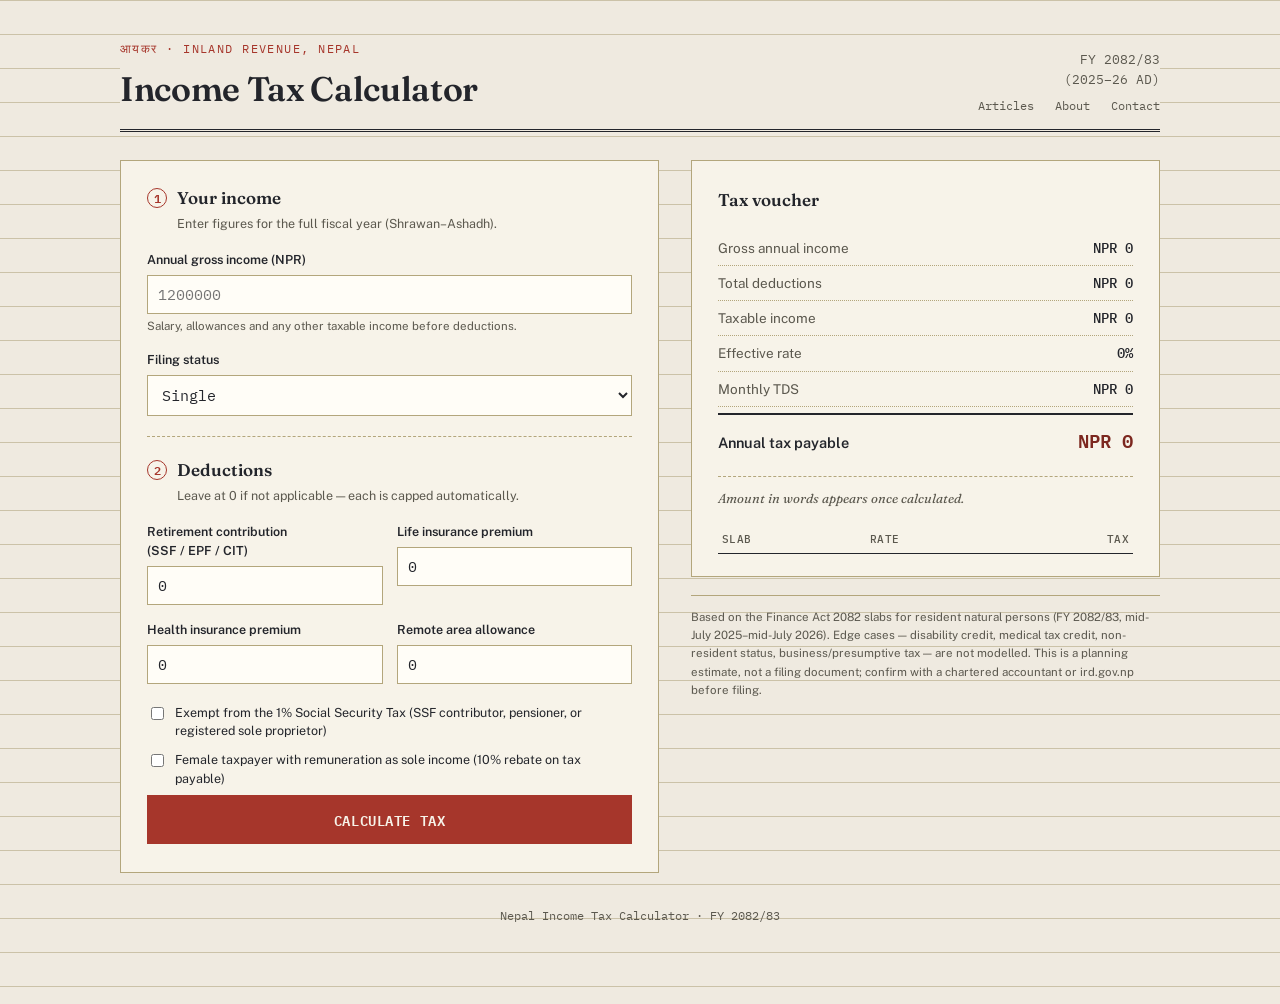
<file: index.html>
<!DOCTYPE html>
<html lang="en">
<head>
<meta charset="UTF-8">
<meta name="viewport" content="width=device-width, initial-scale=1.0">
<title>Nepal Income Tax Calculator FY 2082/83 (2025/26)</title>
<meta name="description" content="Free Nepal income tax / TDS calculator for FY 2082/83 (2025-26). Progressive slabs, SSF/insurance deductions, female rebate, monthly TDS.">
<link rel="preconnect" href="https://fonts.googleapis.com">
<link rel="preconnect" href="https://fonts.gstatic.com" crossorigin>
<link href="https://fonts.googleapis.com/css2?family=Fraunces:opsz,wght@9..144,400;9..144,500;9..144,600&family=Public+Sans:wght@400;500;600&family=IBM+Plex+Mono:wght@400;500;600&display=swap" rel="stylesheet">
<style>
  :root{
    --paper:#EFEAE0;
    --paper-card:#F7F3E9;
    --ink:#23252B;
    --ink-soft:#5b584e;
    --rule:#CBC2A8;
    --rule-strong:#B3A67C;
    --crimson:#A6362B;
    --crimson-dark:#7C271F;
    --gold:#9C7A2E;
    --forest:#33513A;
  }
  *{box-sizing:border-box;}
  html,body{margin:0;padding:0;}
  body{
    background:var(--paper);
    background-image:
      linear-gradient(var(--rule) 1px, transparent 1px);
    background-size: 100% 34px;
    color:var(--ink);
    font-family:'Public Sans', sans-serif;
    line-height:1.5;
    padding: 40px 20px 80px;
  }
  .wrap{max-width:1040px;margin:0 auto;}
  header{
    display:flex; justify-content:space-between; align-items:flex-end;
    border-bottom: 3px double var(--ink);
    padding-bottom: 14px; margin-bottom: 28px;
    background: var(--paper);
  }
  .eyebrow{
    font-family:'IBM Plex Mono', monospace;
    font-size:12px; letter-spacing:.12em; text-transform:uppercase;
    color:var(--crimson); margin:0 0 6px;
  }
  h1{
    font-family:'Fraunces', serif; font-weight:600; font-size:34px;
    margin:0; letter-spacing:-0.01em;
  }
  header .fy{
    font-family:'IBM Plex Mono', monospace; font-size:13px; text-align:right;
    color:var(--ink-soft); background:var(--paper);
  }
  .layout{
    display:grid; grid-template-columns: 1.15fr 1fr; gap: 32px;
    align-items:start;
  }
  @media (max-width: 860px){ .layout{ grid-template-columns: 1fr; } }

  .ledger{
    background:var(--paper-card);
    border:1px solid var(--rule-strong);
    padding: 24px 26px 28px;
  }
  .ledger h2{
    font-family:'Fraunces', serif; font-size:17px; font-weight:600;
    margin:0 0 4px; display:flex; align-items:center; gap:10px;
  }
  .ledger h2 .num{
    font-family:'IBM Plex Mono', monospace; font-size:12px; color:var(--crimson);
    border:1px solid var(--crimson); width:20px; height:20px; border-radius:50%;
    display:flex; align-items:center; justify-content:center; flex-shrink:0;
  }
  .ledger .sub{ font-size:12.5px; color:var(--ink-soft); margin:0 0 18px 30px;}

  .field{ margin-bottom:16px; }
  .field label{
    display:block; font-size:12.5px; font-weight:600; color:var(--ink);
    margin-bottom:5px;
  }
  .field .hint{ font-size:11.5px; color:var(--ink-soft); margin-top:4px; }
  .field input[type=number], .field select{
    width:100%; font-family:'IBM Plex Mono', monospace; font-size:15px;
    padding:9px 10px; border:1px solid var(--rule-strong);
    background:#FFFDF7; color:var(--ink);
  }
  .field input[type=number]:focus, .field select:focus{
    outline:2px solid var(--crimson); outline-offset:1px;
  }
  .row2{ display:grid; grid-template-columns:1fr 1fr; gap:14px; }
  .checks{ display:flex; flex-direction:column; gap:10px; margin-top:4px; }
  .check{ display:flex; align-items:flex-start; gap:8px; font-size:12.5px; }
  .check input{ margin-top:3px; }
  .divider{ border:none; border-top:1px dashed var(--rule-strong); margin:20px 0; }

  button.calc{
    width:100%; margin-top:6px; padding:13px; font-family:'IBM Plex Mono', monospace;
    font-size:14px; font-weight:600; letter-spacing:.04em; text-transform:uppercase;
    background:var(--crimson); color:#F7F3E9; border:none; cursor:pointer;
  }
  button.calc:hover{ background:var(--crimson-dark); }

  .result-col{ position:relative; }
  .voucher{
    background:var(--paper-card); border:1px solid var(--rule-strong);
    padding:26px 26px 22px; min-height: 200px; position:relative; overflow:hidden;
  }
  .voucher h2{
    font-family:'Fraunces', serif; font-size:17px; font-weight:600; margin:0 0 18px;
  }
  .line{
    display:flex; justify-content:space-between; align-items:baseline;
    padding:7px 0; border-bottom:1px dotted var(--rule-strong);
    font-size:13.5px;
  }
  .line .lbl{ color:var(--ink-soft); }
  .line .val{ font-family:'IBM Plex Mono', monospace; font-weight:500; }
  .line.total{
    border-bottom:none; border-top:2px solid var(--ink); margin-top:6px; padding-top:12px;
  }
  .line.total .lbl{ color:var(--ink); font-weight:600; font-size:14.5px; }
  .line.total .val{ font-size:19px; font-weight:600; color:var(--crimson-dark); }

  .words{
    font-family:'Fraunces', serif; font-style:italic; font-size:13px;
    color:var(--ink-soft); margin-top:14px; border-top:1px dashed var(--rule-strong);
    padding-top:12px;
  }

  .slabtable{ width:100%; border-collapse:collapse; margin-top:18px; font-size:12px; }
  .slabtable th{
    text-align:left; font-family:'IBM Plex Mono', monospace; font-weight:500;
    color:var(--ink-soft); border-bottom:1px solid var(--ink); padding:5px 4px;
    text-transform:uppercase; letter-spacing:.03em; font-size:10.5px;
  }
  .slabtable td{
    padding:6px 4px; border-bottom:1px dotted var(--rule);
    font-family:'IBM Plex Mono', monospace;
  }
  .slabtable td:last-child, .slabtable th:last-child{ text-align:right; }

  .stamp-zone{
    position:absolute; top:20px; right:20px; width:112px; height:112px;
    opacity:0; transform:scale(1.5) rotate(-14deg);
    transition: opacity .35s ease, transform .45s cubic-bezier(.2,1.4,.4,1);
    pointer-events:none;
  }
  .stamp-zone.show{ opacity:1; transform:scale(1) rotate(-9deg); }
  .stamp-zone svg{ width:100%; height:100%; }

  .note{
    font-size:11.5px; color:var(--ink-soft); margin-top:18px; line-height:1.6;
    border-top:1px solid var(--rule-strong); padding-top:12px;
  }
  footer{
    margin-top:34px; text-align:center; font-size:11.5px; color:var(--ink-soft);
    font-family:'IBM Plex Mono', monospace;
  }
</style>
</head>
<body>
<div class="wrap">

  <header>
    <div>
      <p class="eyebrow">आयकर &middot; Inland Revenue, Nepal</p>
      <h1>Income Tax Calculator</h1>
    </div>
    <div style="text-align:right;">
      <div class="fy">FY 2082/83<br>(2025&ndash;26 AD)</div>
      <nav style="font-family:'IBM Plex Mono', monospace; font-size:12px; margin-top:8px;">
        <a href="articles/index.html" style="color:var(--ink-soft); text-decoration:none; margin-left:14px;">Articles</a>
        <a href="about.html" style="color:var(--ink-soft); text-decoration:none; margin-left:14px;">About</a>
        <a href="contact.html" style="color:var(--ink-soft); text-decoration:none; margin-left:14px;">Contact</a>
      </nav>
    </div>
  </header>

  <div class="layout">

    <div class="ledger">
      <h2><span class="num">1</span> Your income</h2>
      <p class="sub">Enter figures for the full fiscal year (Shrawan&ndash;Ashadh).</p>

      <div class="field">
        <label for="gross">Annual gross income (NPR)</label>
        <input type="number" id="gross" min="0" step="1000" placeholder="1200000">
        <div class="hint">Salary, allowances and any other taxable income before deductions.</div>
      </div>

      <div class="field">
        <label for="status">Filing status</label>
        <select id="status">
          <option value="single">Single</option>
          <option value="couple">Couple (joint)</option>
        </select>
      </div>

      <hr class="divider">
      <h2><span class="num">2</span> Deductions</h2>
      <p class="sub">Leave at 0 if not applicable &mdash; each is capped automatically.</p>

      <div class="row2">
        <div class="field">
          <label for="retire">Retirement contribution<br>(SSF / EPF / CIT)</label>
          <input type="number" id="retire" min="0" step="1000" value="0">
        </div>
        <div class="field">
          <label for="life">Life insurance premium</label>
          <input type="number" id="life" min="0" step="500" value="0">
        </div>
      </div>
      <div class="row2">
        <div class="field">
          <label for="health">Health insurance premium</label>
          <input type="number" id="health" min="0" step="500" value="0">
        </div>
        <div class="field">
          <label for="remote">Remote area allowance</label>
          <input type="number" id="remote" min="0" step="1000" value="0">
        </div>
      </div>

      <div class="checks">
        <label class="check"><input type="checkbox" id="ssfExempt"> Exempt from the 1% Social Security Tax (SSF contributor, pensioner, or registered sole proprietor)</label>
        <label class="check"><input type="checkbox" id="femaleRebate"> Female taxpayer with remuneration as sole income (10% rebate on tax payable)</label>
      </div>

      <button class="calc" id="calcBtn">Calculate tax</button>
    </div>

    <div class="result-col">
      <div class="voucher" id="voucher">
        <h2>Tax voucher</h2>

        <div class="line"><span class="lbl">Gross annual income</span><span class="val" id="rGross">NPR 0</span></div>
        <div class="line"><span class="lbl">Total deductions</span><span class="val" id="rDeduct">NPR 0</span></div>
        <div class="line"><span class="lbl">Taxable income</span><span class="val" id="rTaxable">NPR 0</span></div>
        <div class="line"><span class="lbl">Effective rate</span><span class="val" id="rEff">0%</span></div>
        <div class="line"><span class="lbl">Monthly TDS</span><span class="val" id="rMonthly">NPR 0</span></div>
        <div class="line total"><span class="lbl">Annual tax payable</span><span class="val" id="rTotal">NPR 0</span></div>

        <p class="words" id="rWords">Amount in words appears once calculated.</p>

        <table class="slabtable">
          <thead><tr><th>Slab</th><th>Rate</th><th>Tax</th></tr></thead>
          <tbody id="slabBody"></tbody>
        </table>

        <div class="stamp-zone" id="stampZone">
          <svg viewBox="0 0 120 120">
            <circle cx="60" cy="60" r="52" fill="none" stroke="#A6362B" stroke-width="3" stroke-dasharray="4 3"/>
            <circle cx="60" cy="60" r="43" fill="none" stroke="#A6362B" stroke-width="1.5"/>
            <text x="60" y="42" text-anchor="middle" font-family="IBM Plex Mono, monospace" font-size="9" fill="#A6362B" font-weight="600" letter-spacing="1">CALCULATED</text>
            <text x="60" y="68" text-anchor="middle" font-family="Fraunces, serif" font-size="17" fill="#A6362B" font-weight="600">कर</text>
            <text x="60" y="88" text-anchor="middle" font-family="IBM Plex Mono, monospace" font-size="8" fill="#A6362B" letter-spacing="1">FY 2082/83</text>
          </svg>
        </div>
      </div>

      <p class="note">Based on the Finance Act 2082 slabs for resident natural persons (FY 2082/83, mid-July 2025&ndash;mid-July 2026). Edge cases &mdash; disability credit, medical tax credit, non-resident status, business/presumptive tax &mdash; are not modelled. This is a planning estimate, not a filing document; confirm with a chartered accountant or ird.gov.np before filing.</p>
    </div>

  </div>

  <footer>Nepal Income Tax Calculator &middot; FY 2082/83</footer>
</div>

<script>
function slabsFor(status){
  if(status === 'couple'){
    return [
      [0, 600000, 0.01],
      [600000, 800000, 0.10],
      [800000, 1100000, 0.20],
      [1100000, 2000000, 0.30],
      [2000000, 5000000, 0.36],
      [5000000, Infinity, 0.39]
    ];
  }
  return [
    [0, 500000, 0.01],
    [500000, 700000, 0.10],
    [700000, 1000000, 0.20],
    [1000000, 2000000, 0.30],
    [2000000, 5000000, 0.36],
    [5000000, Infinity, 0.39]
  ];
}

function fmt(n){
  n = Math.round(n);
  return 'NPR ' + n.toLocaleString('en-IN');
}

function numberToWordsNPR(n){
  n = Math.round(n);
  if(n === 0) return 'Zero rupees only.';
  const ones = ['','one','two','three','four','five','six','seven','eight','nine','ten',
    'eleven','twelve','thirteen','fourteen','fifteen','sixteen','seventeen','eighteen','nineteen'];
  const tens = ['','','twenty','thirty','forty','fifty','sixty','seventy','eighty','ninety'];
  function twoDigit(x){
    if(x < 20) return ones[x];
    return tens[Math.floor(x/10)] + (x%10 ? '-' + ones[x%10] : '');
  }
  function threeDigit(x){
    let s = '';
    if(x >= 100){ s += ones[Math.floor(x/100)] + ' hundred'; x = x % 100; if(x) s += ' '; }
    if(x) s += twoDigit(x);
    return s;
  }
  let crore = Math.floor(n / 10000000); n %= 10000000;
  let lakh = Math.floor(n / 100000); n %= 100000;
  let thousand = Math.floor(n / 1000); n %= 1000;
  let rest = n;
  let parts = [];
  if(crore) parts.push(threeDigit(crore) + ' crore');
  if(lakh) parts.push(threeDigit(lakh) + ' lakh');
  if(thousand) parts.push(threeDigit(thousand) + ' thousand');
  if(rest) parts.push(threeDigit(rest));
  let words = parts.join(' ');
  words = words.charAt(0).toUpperCase() + words.slice(1);
  return words + ' rupees only.';
}

document.getElementById('calcBtn').addEventListener('click', function(){
  const gross = parseFloat(document.getElementById('gross').value) || 0;
  const status = document.getElementById('status').value;
  const retireRaw = parseFloat(document.getElementById('retire').value) || 0;
  const lifeRaw = parseFloat(document.getElementById('life').value) || 0;
  const healthRaw = parseFloat(document.getElementById('health').value) || 0;
  const remoteRaw = parseFloat(document.getElementById('remote').value) || 0;
  const ssfExempt = document.getElementById('ssfExempt').checked;
  const femaleRebate = document.getElementById('femaleRebate').checked;

  const retire = Math.min(retireRaw, 500000, gross/3);
  const life = Math.min(lifeRaw, 40000);
  const health = Math.min(healthRaw, 20000);
  const remote = Math.min(remoteRaw, 50000);
  const totalDeduct = retire + life + health + remote;

  const taxable = Math.max(gross - totalDeduct, 0);

  const slabs = slabsFor(status);
  let tax = 0;
  let remaining = taxable;
  let breakdown = [];

  for(const [from, to, rate] of slabs){
    if(remaining <= 0) break;
    const bandSize = (to === Infinity) ? remaining : Math.min(to - from, remaining);
    if(bandSize <= 0) continue;
    let bandTax = bandSize * rate;
    if(ssfExempt && rate === 0.01) bandTax = 0;
    tax += bandTax;
    breakdown.push({from, to, rate, bandSize, bandTax});
    remaining -= bandSize;
  }

  if(femaleRebate) tax = tax * 0.9;

  const effRate = gross > 0 ? (tax / gross * 100) : 0;
  const monthly = tax / 12;

  document.getElementById('rGross').textContent = fmt(gross);
  document.getElementById('rDeduct').textContent = fmt(totalDeduct);
  document.getElementById('rTaxable').textContent = fmt(taxable);
  document.getElementById('rEff').textContent = effRate.toFixed(1) + '%';
  document.getElementById('rMonthly').textContent = fmt(monthly);
  document.getElementById('rTotal').textContent = fmt(tax);
  document.getElementById('rWords').textContent = numberToWordsNPR(tax);

  const body = document.getElementById('slabBody');
  body.innerHTML = '';
  breakdown.forEach(b=>{
    const tr = document.createElement('tr');
    const rateLabel = (ssfExempt && b.rate === 0.01) ? '0% (exempt)' : (b.rate*100) + '%';
    const toLabel = b.to === Infinity ? 'above' : fmt(b.to);
    tr.innerHTML = '<td>' + fmt(b.from) + ' &ndash; ' + toLabel + '</td>' +
                   '<td>' + rateLabel + '</td>' +
                   '<td>' + fmt(b.bandTax) + '</td>';
    body.appendChild(tr);
  });

  const stamp = document.getElementById('stampZone');
  stamp.classList.remove('show');
  void stamp.offsetWidth;
  stamp.classList.add('show');
});
</script>
</body>
</html>
</file>
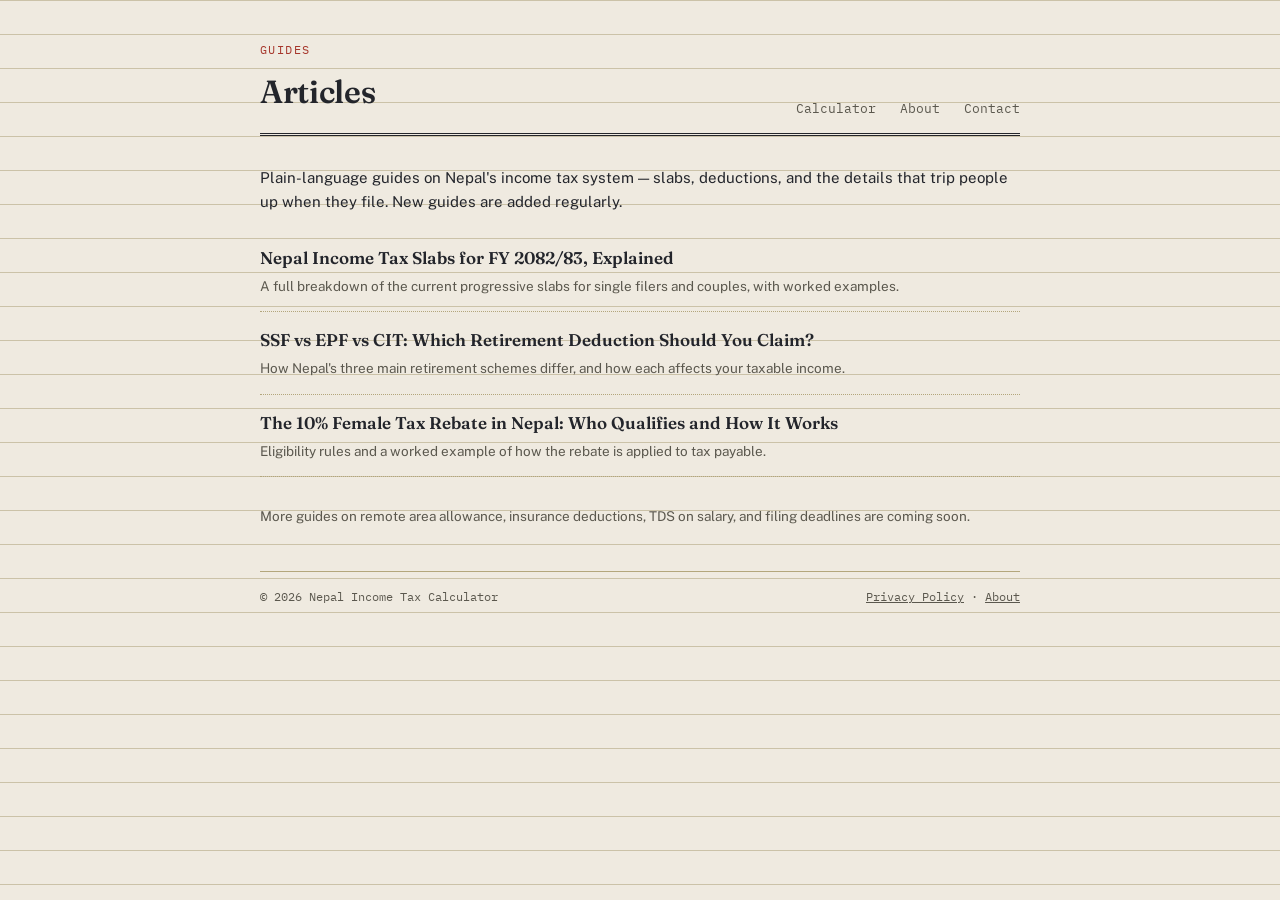
<file: articles/index.html>
<!DOCTYPE html>
<html lang="en">
<head>
<meta charset="UTF-8">
<meta name="viewport" content="width=device-width, initial-scale=1.0">
<title>Articles | Nepal Income Tax Calculator</title>
<meta name="description" content="Guides on Nepal income tax: slabs, deductions, SSF vs EPF, filing tips, and more.">
<link rel="preconnect" href="https://fonts.googleapis.com">
<link href="https://fonts.googleapis.com/css2?family=Fraunces:opsz,wght@9..144,400;9..144,500;9..144,600&family=Public+Sans:wght@400;500;600&family=IBM+Plex+Mono:wght@400;500;600&display=swap" rel="stylesheet">
<link rel="stylesheet" href="../assets/style.css">
</head>
<body>
<div class="wrap">
  <header class="site">
    <div>
      <p class="eyebrow">Guides</p>
      <h1>Articles</h1>
    </div>
    <nav class="sitenav">
      <a href="../index.html">Calculator</a>
      <a href="../about.html">About</a>
      <a href="../contact.html">Contact</a>
    </nav>
  </header>

  <p>Plain-language guides on Nepal's income tax system — slabs, deductions, and the details that trip people up when they file. New guides are added regularly.</p>

  <ul class="article-list">
    <li>
      <a href="tax-slabs-fy-2082-83.html">Nepal Income Tax Slabs for FY 2082/83, Explained</a>
      <div class="desc">A full breakdown of the current progressive slabs for single filers and couples, with worked examples.</div>
    </li>
    <li>
      <a href="ssf-vs-epf-vs-cit.html">SSF vs EPF vs CIT: Which Retirement Deduction Should You Claim?</a>
      <div class="desc">How Nepal's three main retirement schemes differ, and how each affects your taxable income.</div>
    </li>
    <li>
      <a href="female-tax-rebate-nepal.html">The 10% Female Tax Rebate in Nepal: Who Qualifies and How It Works</a>
      <div class="desc">Eligibility rules and a worked example of how the rebate is applied to tax payable.</div>
    </li>
  </ul>

  <p style="margin-top:28px; color:var(--ink-soft); font-size:13.5px;">More guides on remote area allowance, insurance deductions, TDS on salary, and filing deadlines are coming soon.</p>

  <footer class="site">
    <span>&copy; 2026 Nepal Income Tax Calculator</span>
    <span><a href="../privacy.html">Privacy Policy</a> &middot; <a href="../about.html">About</a></span>
  </footer>
</div>
</body>
</html>
</file>
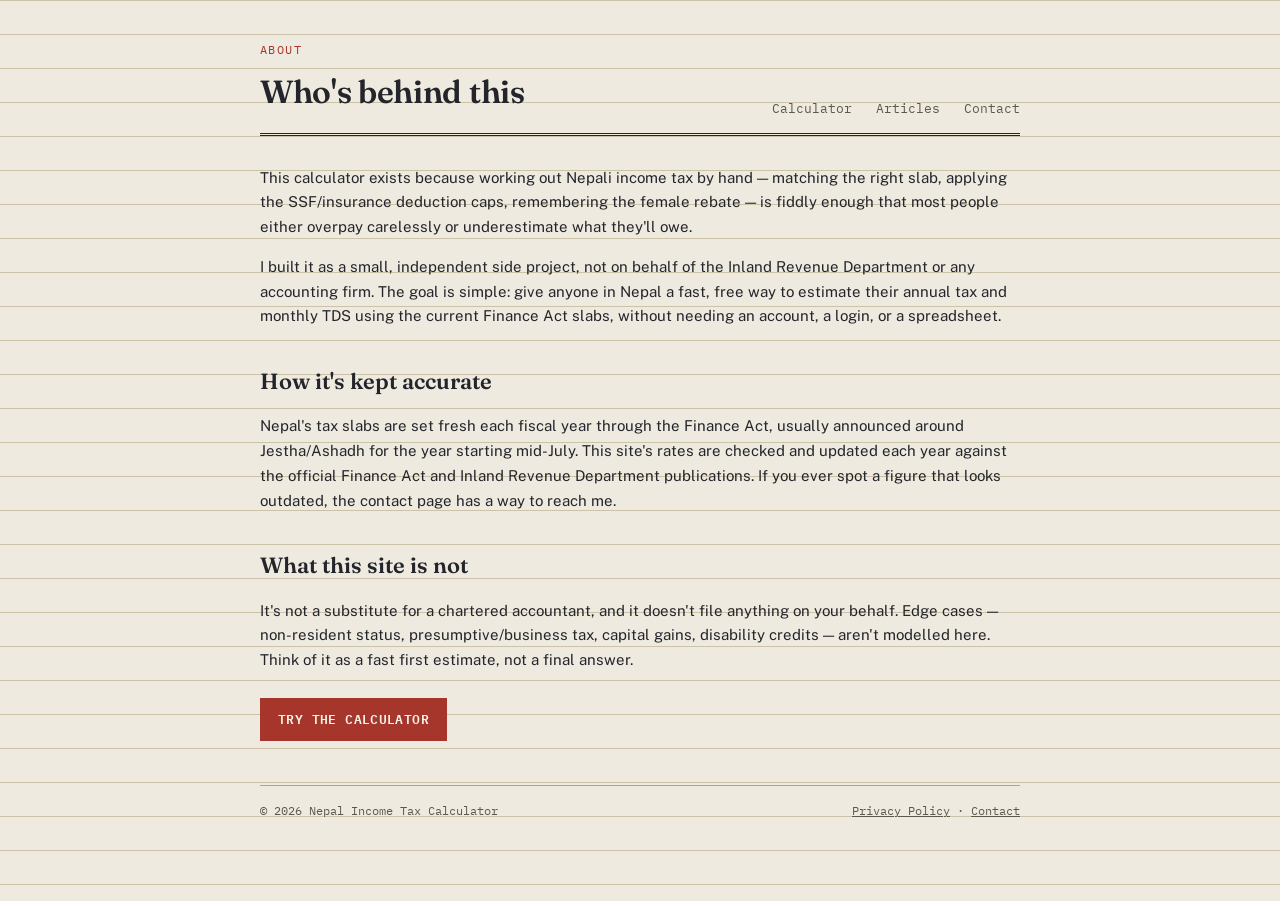
<file: about.html>
<!DOCTYPE html>
<html lang="en">
<head>
<meta charset="UTF-8">
<meta name="viewport" content="width=device-width, initial-scale=1.0">
<title>About | Nepal Income Tax Calculator</title>
<meta name="description" content="About the Nepal Income Tax Calculator project and who maintains it.">
<link rel="preconnect" href="https://fonts.googleapis.com">
<link href="https://fonts.googleapis.com/css2?family=Fraunces:opsz,wght@9..144,400;9..144,500;9..144,600&family=Public+Sans:wght@400;500;600&family=IBM+Plex+Mono:wght@400;500;600&display=swap" rel="stylesheet">
<link rel="stylesheet" href="assets/style.css">
</head>
<body>
<div class="wrap">
  <header class="site">
    <div>
      <p class="eyebrow">About</p>
      <h1>Who's behind this</h1>
    </div>
    <nav class="sitenav">
      <a href="index.html">Calculator</a>
      <a href="articles/index.html">Articles</a>
      <a href="contact.html">Contact</a>
    </nav>
  </header>

  <p>This calculator exists because working out Nepali income tax by hand — matching the right slab, applying the SSF/insurance deduction caps, remembering the female rebate — is fiddly enough that most people either overpay carelessly or underestimate what they'll owe.</p>

  <p>I built it as a small, independent side project, not on behalf of the Inland Revenue Department or any accounting firm. The goal is simple: give anyone in Nepal a fast, free way to estimate their annual tax and monthly TDS using the current Finance Act slabs, without needing an account, a login, or a spreadsheet.</p>

  <h2>How it's kept accurate</h2>
  <p>Nepal's tax slabs are set fresh each fiscal year through the Finance Act, usually announced around Jestha/Ashadh for the year starting mid-July. This site's rates are checked and updated each year against the official Finance Act and Inland Revenue Department publications. If you ever spot a figure that looks outdated, the contact page has a way to reach me.</p>

  <h2>What this site is not</h2>
  <p>It's not a substitute for a chartered accountant, and it doesn't file anything on your behalf. Edge cases — non-resident status, presumptive/business tax, capital gains, disability credits — aren't modelled here. Think of it as a fast first estimate, not a final answer.</p>

  <a class="cta" href="index.html">Try the calculator</a>

  <footer class="site">
    <span>&copy; 2026 Nepal Income Tax Calculator</span>
    <span><a href="privacy.html">Privacy Policy</a> &middot; <a href="contact.html">Contact</a></span>
  </footer>
</div>
</body>
</html>
</file>
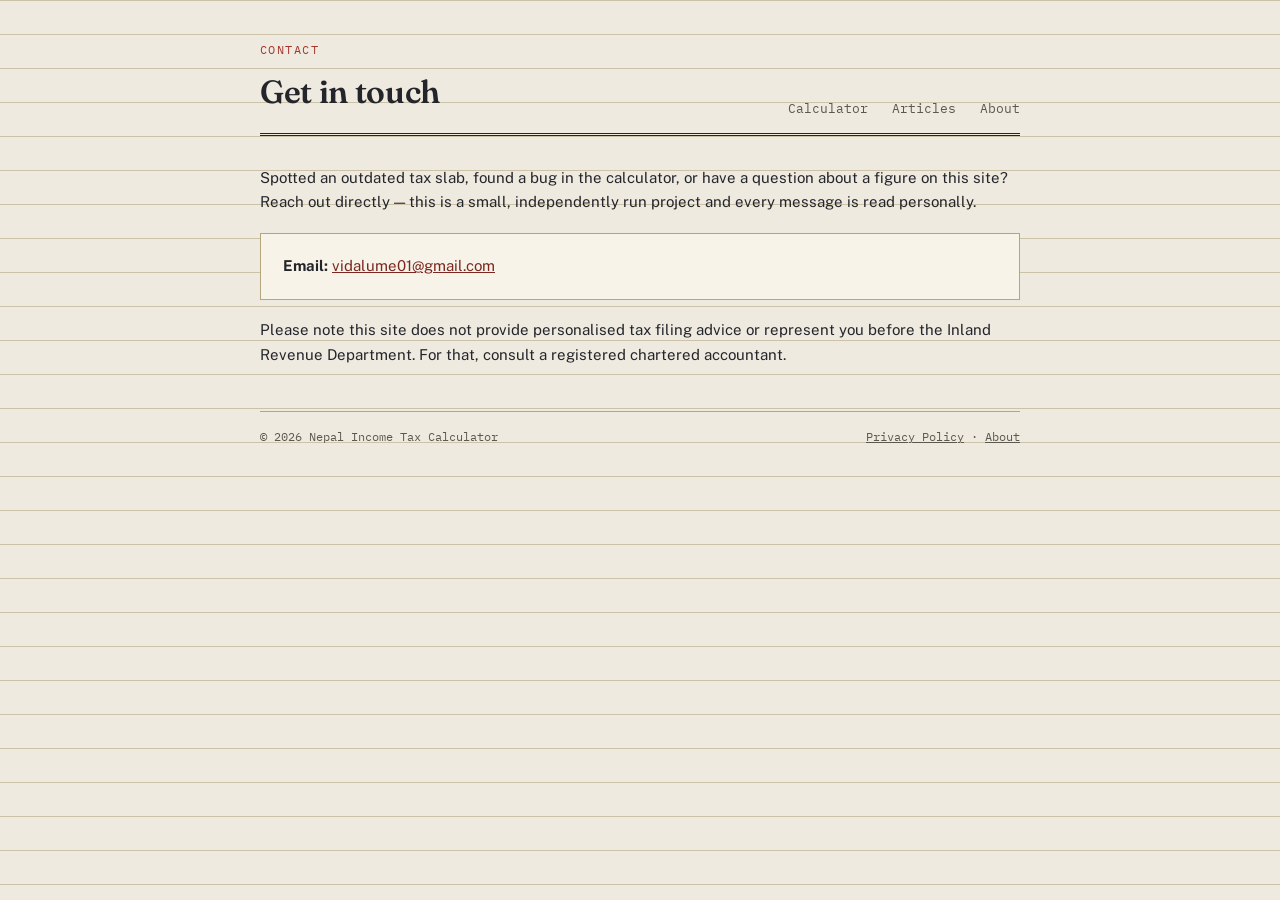
<file: contact.html>
<!DOCTYPE html>
<html lang="en">
<head>
<meta charset="UTF-8">
<meta name="viewport" content="width=device-width, initial-scale=1.0">
<title>Contact | Nepal Income Tax Calculator</title>
<meta name="description" content="Get in touch about the Nepal Income Tax Calculator.">
<link rel="preconnect" href="https://fonts.googleapis.com">
<link href="https://fonts.googleapis.com/css2?family=Fraunces:opsz,wght@9..144,400;9..144,500;9..144,600&family=Public+Sans:wght@400;500;600&family=IBM+Plex+Mono:wght@400;500;600&display=swap" rel="stylesheet">
<link rel="stylesheet" href="assets/style.css">
</head>
<body>
<div class="wrap">
  <header class="site">
    <div>
      <p class="eyebrow">Contact</p>
      <h1>Get in touch</h1>
    </div>
    <nav class="sitenav">
      <a href="index.html">Calculator</a>
      <a href="articles/index.html">Articles</a>
      <a href="about.html">About</a>
    </nav>
  </header>

  <p>Spotted an outdated tax slab, found a bug in the calculator, or have a question about a figure on this site? Reach out directly — this is a small, independently run project and every message is read personally.</p>

  <div class="card">
    <p style="margin:0;"><strong>Email:</strong> <a href="mailto:vidalume01@gmail.com">vidalume01@gmail.com</a></p>
  </div>

  <p>Please note this site does not provide personalised tax filing advice or represent you before the Inland Revenue Department. For that, consult a registered chartered accountant.</p>

  <footer class="site">
    <span>&copy; 2026 Nepal Income Tax Calculator</span>
    <span><a href="privacy.html">Privacy Policy</a> &middot; <a href="about.html">About</a></span>
  </footer>
</div>
</body>
</html>
</file>
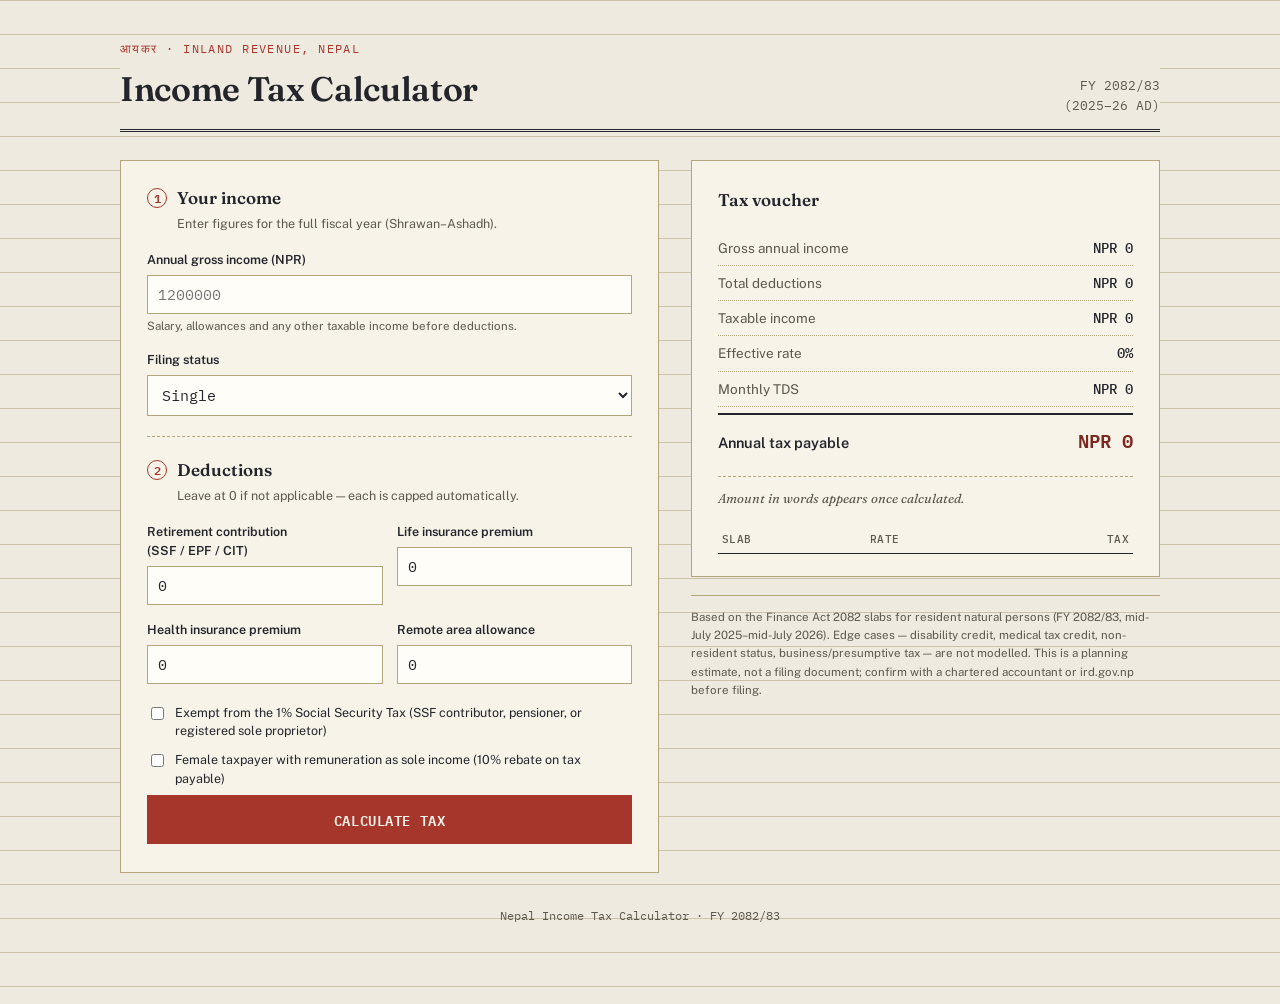
<file: index.html.html>
<!DOCTYPE html>
<html lang="en">
<head>
<meta charset="UTF-8">
<meta name="viewport" content="width=device-width, initial-scale=1.0">
<title>Nepal Income Tax Calculator FY 2082/83 (2025/26)</title>
<meta name="description" content="Free Nepal income tax / TDS calculator for FY 2082/83 (2025-26). Progressive slabs, SSF/insurance deductions, female rebate, monthly TDS.">
<link rel="preconnect" href="https://fonts.googleapis.com">
<link rel="preconnect" href="https://fonts.gstatic.com" crossorigin>
<link href="https://fonts.googleapis.com/css2?family=Fraunces:opsz,wght@9..144,400;9..144,500;9..144,600&family=Public+Sans:wght@400;500;600&family=IBM+Plex+Mono:wght@400;500;600&display=swap" rel="stylesheet">
<style>
  :root{
    --paper:#EFEAE0;
    --paper-card:#F7F3E9;
    --ink:#23252B;
    --ink-soft:#5b584e;
    --rule:#CBC2A8;
    --rule-strong:#B3A67C;
    --crimson:#A6362B;
    --crimson-dark:#7C271F;
    --gold:#9C7A2E;
    --forest:#33513A;
  }
  *{box-sizing:border-box;}
  html,body{margin:0;padding:0;}
  body{
    background:var(--paper);
    background-image:
      linear-gradient(var(--rule) 1px, transparent 1px);
    background-size: 100% 34px;
    color:var(--ink);
    font-family:'Public Sans', sans-serif;
    line-height:1.5;
    padding: 40px 20px 80px;
  }
  .wrap{max-width:1040px;margin:0 auto;}
  header{
    display:flex; justify-content:space-between; align-items:flex-end;
    border-bottom: 3px double var(--ink);
    padding-bottom: 14px; margin-bottom: 28px;
    background: var(--paper);
  }
  .eyebrow{
    font-family:'IBM Plex Mono', monospace;
    font-size:12px; letter-spacing:.12em; text-transform:uppercase;
    color:var(--crimson); margin:0 0 6px;
  }
  h1{
    font-family:'Fraunces', serif; font-weight:600; font-size:34px;
    margin:0; letter-spacing:-0.01em;
  }
  header .fy{
    font-family:'IBM Plex Mono', monospace; font-size:13px; text-align:right;
    color:var(--ink-soft); background:var(--paper);
  }
  .layout{
    display:grid; grid-template-columns: 1.15fr 1fr; gap: 32px;
    align-items:start;
  }
  @media (max-width: 860px){ .layout{ grid-template-columns: 1fr; } }

  .ledger{
    background:var(--paper-card);
    border:1px solid var(--rule-strong);
    padding: 24px 26px 28px;
  }
  .ledger h2{
    font-family:'Fraunces', serif; font-size:17px; font-weight:600;
    margin:0 0 4px; display:flex; align-items:center; gap:10px;
  }
  .ledger h2 .num{
    font-family:'IBM Plex Mono', monospace; font-size:12px; color:var(--crimson);
    border:1px solid var(--crimson); width:20px; height:20px; border-radius:50%;
    display:flex; align-items:center; justify-content:center; flex-shrink:0;
  }
  .ledger .sub{ font-size:12.5px; color:var(--ink-soft); margin:0 0 18px 30px;}

  .field{ margin-bottom:16px; }
  .field label{
    display:block; font-size:12.5px; font-weight:600; color:var(--ink);
    margin-bottom:5px;
  }
  .field .hint{ font-size:11.5px; color:var(--ink-soft); margin-top:4px; }
  .field input[type=number], .field select{
    width:100%; font-family:'IBM Plex Mono', monospace; font-size:15px;
    padding:9px 10px; border:1px solid var(--rule-strong);
    background:#FFFDF7; color:var(--ink);
  }
  .field input[type=number]:focus, .field select:focus{
    outline:2px solid var(--crimson); outline-offset:1px;
  }
  .row2{ display:grid; grid-template-columns:1fr 1fr; gap:14px; }
  .checks{ display:flex; flex-direction:column; gap:10px; margin-top:4px; }
  .check{ display:flex; align-items:flex-start; gap:8px; font-size:12.5px; }
  .check input{ margin-top:3px; }
  .divider{ border:none; border-top:1px dashed var(--rule-strong); margin:20px 0; }

  button.calc{
    width:100%; margin-top:6px; padding:13px; font-family:'IBM Plex Mono', monospace;
    font-size:14px; font-weight:600; letter-spacing:.04em; text-transform:uppercase;
    background:var(--crimson); color:#F7F3E9; border:none; cursor:pointer;
  }
  button.calc:hover{ background:var(--crimson-dark); }

  .result-col{ position:relative; }
  .voucher{
    background:var(--paper-card); border:1px solid var(--rule-strong);
    padding:26px 26px 22px; min-height: 200px; position:relative; overflow:hidden;
  }
  .voucher h2{
    font-family:'Fraunces', serif; font-size:17px; font-weight:600; margin:0 0 18px;
  }
  .line{
    display:flex; justify-content:space-between; align-items:baseline;
    padding:7px 0; border-bottom:1px dotted var(--rule-strong);
    font-size:13.5px;
  }
  .line .lbl{ color:var(--ink-soft); }
  .line .val{ font-family:'IBM Plex Mono', monospace; font-weight:500; }
  .line.total{
    border-bottom:none; border-top:2px solid var(--ink); margin-top:6px; padding-top:12px;
  }
  .line.total .lbl{ color:var(--ink); font-weight:600; font-size:14.5px; }
  .line.total .val{ font-size:19px; font-weight:600; color:var(--crimson-dark); }

  .words{
    font-family:'Fraunces', serif; font-style:italic; font-size:13px;
    color:var(--ink-soft); margin-top:14px; border-top:1px dashed var(--rule-strong);
    padding-top:12px;
  }

  .slabtable{ width:100%; border-collapse:collapse; margin-top:18px; font-size:12px; }
  .slabtable th{
    text-align:left; font-family:'IBM Plex Mono', monospace; font-weight:500;
    color:var(--ink-soft); border-bottom:1px solid var(--ink); padding:5px 4px;
    text-transform:uppercase; letter-spacing:.03em; font-size:10.5px;
  }
  .slabtable td{
    padding:6px 4px; border-bottom:1px dotted var(--rule);
    font-family:'IBM Plex Mono', monospace;
  }
  .slabtable td:last-child, .slabtable th:last-child{ text-align:right; }

  .stamp-zone{
    position:absolute; top:20px; right:20px; width:112px; height:112px;
    opacity:0; transform:scale(1.5) rotate(-14deg);
    transition: opacity .35s ease, transform .45s cubic-bezier(.2,1.4,.4,1);
    pointer-events:none;
  }
  .stamp-zone.show{ opacity:1; transform:scale(1) rotate(-9deg); }
  .stamp-zone svg{ width:100%; height:100%; }

  .note{
    font-size:11.5px; color:var(--ink-soft); margin-top:18px; line-height:1.6;
    border-top:1px solid var(--rule-strong); padding-top:12px;
  }
  footer{
    margin-top:34px; text-align:center; font-size:11.5px; color:var(--ink-soft);
    font-family:'IBM Plex Mono', monospace;
  }
</style>
</head>
<body>
<div class="wrap">

  <header>
    <div>
      <p class="eyebrow">आयकर &middot; Inland Revenue, Nepal</p>
      <h1>Income Tax Calculator</h1>
    </div>
    <div class="fy">FY 2082/83<br>(2025&ndash;26 AD)</div>
  </header>

  <div class="layout">

    <div class="ledger">
      <h2><span class="num">1</span> Your income</h2>
      <p class="sub">Enter figures for the full fiscal year (Shrawan&ndash;Ashadh).</p>

      <div class="field">
        <label for="gross">Annual gross income (NPR)</label>
        <input type="number" id="gross" min="0" step="1000" placeholder="1200000">
        <div class="hint">Salary, allowances and any other taxable income before deductions.</div>
      </div>

      <div class="field">
        <label for="status">Filing status</label>
        <select id="status">
          <option value="single">Single</option>
          <option value="couple">Couple (joint)</option>
        </select>
      </div>

      <hr class="divider">
      <h2><span class="num">2</span> Deductions</h2>
      <p class="sub">Leave at 0 if not applicable &mdash; each is capped automatically.</p>

      <div class="row2">
        <div class="field">
          <label for="retire">Retirement contribution<br>(SSF / EPF / CIT)</label>
          <input type="number" id="retire" min="0" step="1000" value="0">
        </div>
        <div class="field">
          <label for="life">Life insurance premium</label>
          <input type="number" id="life" min="0" step="500" value="0">
        </div>
      </div>
      <div class="row2">
        <div class="field">
          <label for="health">Health insurance premium</label>
          <input type="number" id="health" min="0" step="500" value="0">
        </div>
        <div class="field">
          <label for="remote">Remote area allowance</label>
          <input type="number" id="remote" min="0" step="1000" value="0">
        </div>
      </div>

      <div class="checks">
        <label class="check"><input type="checkbox" id="ssfExempt"> Exempt from the 1% Social Security Tax (SSF contributor, pensioner, or registered sole proprietor)</label>
        <label class="check"><input type="checkbox" id="femaleRebate"> Female taxpayer with remuneration as sole income (10% rebate on tax payable)</label>
      </div>

      <button class="calc" id="calcBtn">Calculate tax</button>
    </div>

    <div class="result-col">
      <div class="voucher" id="voucher">
        <h2>Tax voucher</h2>

        <div class="line"><span class="lbl">Gross annual income</span><span class="val" id="rGross">NPR 0</span></div>
        <div class="line"><span class="lbl">Total deductions</span><span class="val" id="rDeduct">NPR 0</span></div>
        <div class="line"><span class="lbl">Taxable income</span><span class="val" id="rTaxable">NPR 0</span></div>
        <div class="line"><span class="lbl">Effective rate</span><span class="val" id="rEff">0%</span></div>
        <div class="line"><span class="lbl">Monthly TDS</span><span class="val" id="rMonthly">NPR 0</span></div>
        <div class="line total"><span class="lbl">Annual tax payable</span><span class="val" id="rTotal">NPR 0</span></div>

        <p class="words" id="rWords">Amount in words appears once calculated.</p>

        <table class="slabtable">
          <thead><tr><th>Slab</th><th>Rate</th><th>Tax</th></tr></thead>
          <tbody id="slabBody"></tbody>
        </table>

        <div class="stamp-zone" id="stampZone">
          <svg viewBox="0 0 120 120">
            <circle cx="60" cy="60" r="52" fill="none" stroke="#A6362B" stroke-width="3" stroke-dasharray="4 3"/>
            <circle cx="60" cy="60" r="43" fill="none" stroke="#A6362B" stroke-width="1.5"/>
            <text x="60" y="42" text-anchor="middle" font-family="IBM Plex Mono, monospace" font-size="9" fill="#A6362B" font-weight="600" letter-spacing="1">CALCULATED</text>
            <text x="60" y="68" text-anchor="middle" font-family="Fraunces, serif" font-size="17" fill="#A6362B" font-weight="600">कर</text>
            <text x="60" y="88" text-anchor="middle" font-family="IBM Plex Mono, monospace" font-size="8" fill="#A6362B" letter-spacing="1">FY 2082/83</text>
          </svg>
        </div>
      </div>

      <p class="note">Based on the Finance Act 2082 slabs for resident natural persons (FY 2082/83, mid-July 2025&ndash;mid-July 2026). Edge cases &mdash; disability credit, medical tax credit, non-resident status, business/presumptive tax &mdash; are not modelled. This is a planning estimate, not a filing document; confirm with a chartered accountant or ird.gov.np before filing.</p>
    </div>

  </div>

  <footer>Nepal Income Tax Calculator &middot; FY 2082/83</footer>
</div>

<script>
function slabsFor(status){
  if(status === 'couple'){
    return [
      [0, 600000, 0.01],
      [600000, 800000, 0.10],
      [800000, 1100000, 0.20],
      [1100000, 2000000, 0.30],
      [2000000, 5000000, 0.36],
      [5000000, Infinity, 0.39]
    ];
  }
  return [
    [0, 500000, 0.01],
    [500000, 700000, 0.10],
    [700000, 1000000, 0.20],
    [1000000, 2000000, 0.30],
    [2000000, 5000000, 0.36],
    [5000000, Infinity, 0.39]
  ];
}

function fmt(n){
  n = Math.round(n);
  return 'NPR ' + n.toLocaleString('en-IN');
}

function numberToWordsNPR(n){
  n = Math.round(n);
  if(n === 0) return 'Zero rupees only.';
  const ones = ['','one','two','three','four','five','six','seven','eight','nine','ten',
    'eleven','twelve','thirteen','fourteen','fifteen','sixteen','seventeen','eighteen','nineteen'];
  const tens = ['','','twenty','thirty','forty','fifty','sixty','seventy','eighty','ninety'];
  function twoDigit(x){
    if(x < 20) return ones[x];
    return tens[Math.floor(x/10)] + (x%10 ? '-' + ones[x%10] : '');
  }
  function threeDigit(x){
    let s = '';
    if(x >= 100){ s += ones[Math.floor(x/100)] + ' hundred'; x = x % 100; if(x) s += ' '; }
    if(x) s += twoDigit(x);
    return s;
  }
  let crore = Math.floor(n / 10000000); n %= 10000000;
  let lakh = Math.floor(n / 100000); n %= 100000;
  let thousand = Math.floor(n / 1000); n %= 1000;
  let rest = n;
  let parts = [];
  if(crore) parts.push(threeDigit(crore) + ' crore');
  if(lakh) parts.push(threeDigit(lakh) + ' lakh');
  if(thousand) parts.push(threeDigit(thousand) + ' thousand');
  if(rest) parts.push(threeDigit(rest));
  let words = parts.join(' ');
  words = words.charAt(0).toUpperCase() + words.slice(1);
  return words + ' rupees only.';
}

document.getElementById('calcBtn').addEventListener('click', function(){
  const gross = parseFloat(document.getElementById('gross').value) || 0;
  const status = document.getElementById('status').value;
  const retireRaw = parseFloat(document.getElementById('retire').value) || 0;
  const lifeRaw = parseFloat(document.getElementById('life').value) || 0;
  const healthRaw = parseFloat(document.getElementById('health').value) || 0;
  const remoteRaw = parseFloat(document.getElementById('remote').value) || 0;
  const ssfExempt = document.getElementById('ssfExempt').checked;
  const femaleRebate = document.getElementById('femaleRebate').checked;

  const retire = Math.min(retireRaw, 500000, gross/3);
  const life = Math.min(lifeRaw, 40000);
  const health = Math.min(healthRaw, 20000);
  const remote = Math.min(remoteRaw, 50000);
  const totalDeduct = retire + life + health + remote;

  const taxable = Math.max(gross - totalDeduct, 0);

  const slabs = slabsFor(status);
  let tax = 0;
  let remaining = taxable;
  let breakdown = [];

  for(const [from, to, rate] of slabs){
    if(remaining <= 0) break;
    const bandSize = (to === Infinity) ? remaining : Math.min(to - from, remaining);
    if(bandSize <= 0) continue;
    let bandTax = bandSize * rate;
    if(ssfExempt && rate === 0.01) bandTax = 0;
    tax += bandTax;
    breakdown.push({from, to, rate, bandSize, bandTax});
    remaining -= bandSize;
  }

  if(femaleRebate) tax = tax * 0.9;

  const effRate = gross > 0 ? (tax / gross * 100) : 0;
  const monthly = tax / 12;

  document.getElementById('rGross').textContent = fmt(gross);
  document.getElementById('rDeduct').textContent = fmt(totalDeduct);
  document.getElementById('rTaxable').textContent = fmt(taxable);
  document.getElementById('rEff').textContent = effRate.toFixed(1) + '%';
  document.getElementById('rMonthly').textContent = fmt(monthly);
  document.getElementById('rTotal').textContent = fmt(tax);
  document.getElementById('rWords').textContent = numberToWordsNPR(tax);

  const body = document.getElementById('slabBody');
  body.innerHTML = '';
  breakdown.forEach(b=>{
    const tr = document.createElement('tr');
    const rateLabel = (ssfExempt && b.rate === 0.01) ? '0% (exempt)' : (b.rate*100) + '%';
    const toLabel = b.to === Infinity ? 'above' : fmt(b.to);
    tr.innerHTML = '<td>' + fmt(b.from) + ' &ndash; ' + toLabel + '</td>' +
                   '<td>' + rateLabel + '</td>' +
                   '<td>' + fmt(b.bandTax) + '</td>';
    body.appendChild(tr);
  });

  const stamp = document.getElementById('stampZone');
  stamp.classList.remove('show');
  void stamp.offsetWidth;
  stamp.classList.add('show');
});
</script>
</body>
</html>
</file>
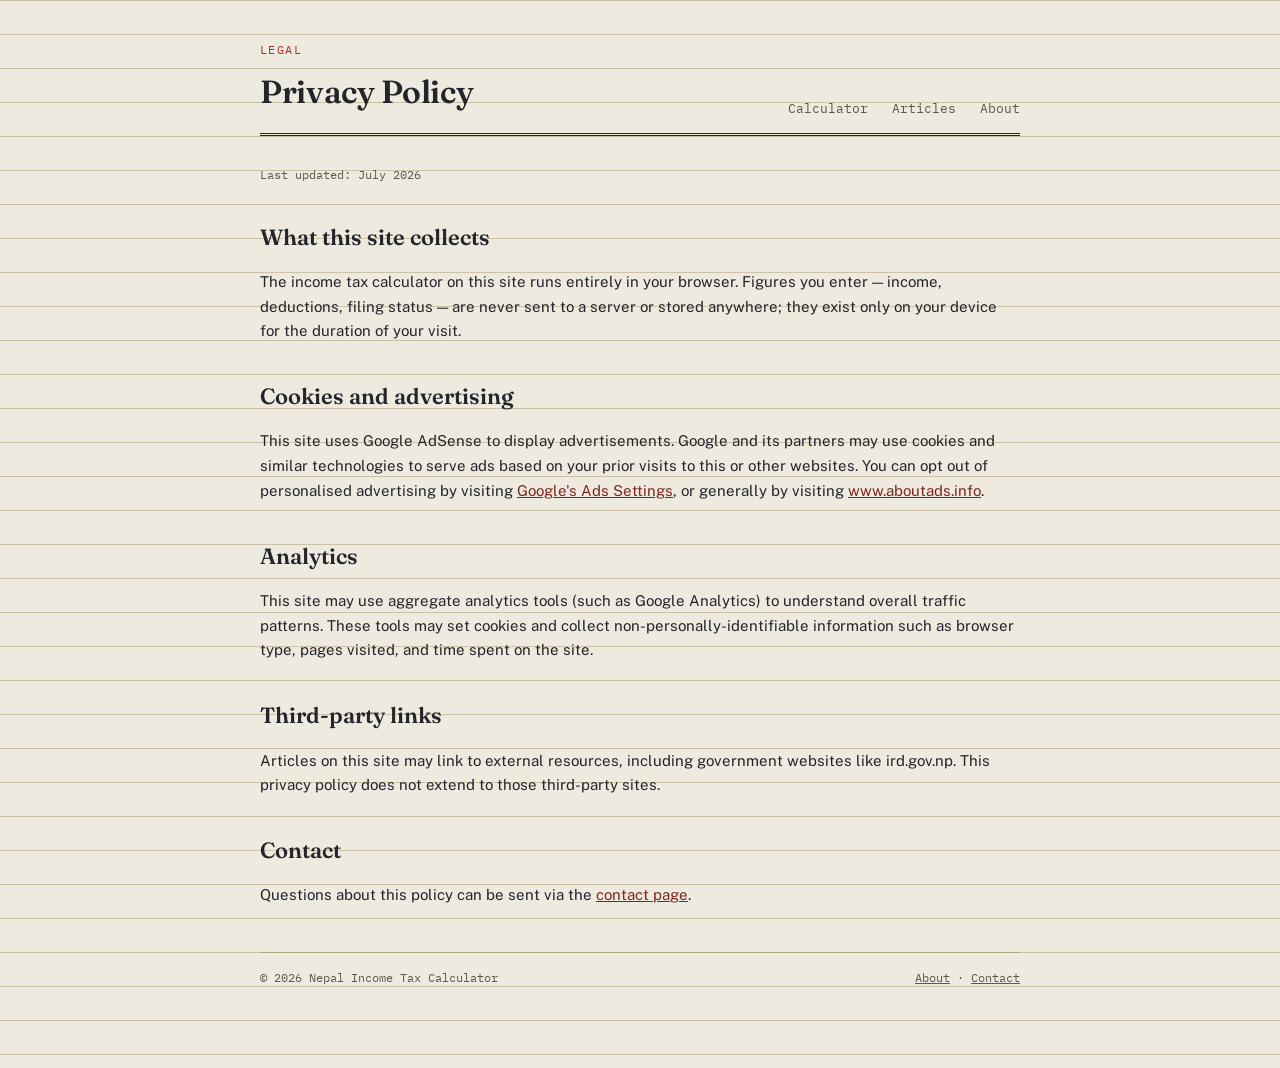
<file: privacy.html>
<!DOCTYPE html>
<html lang="en">
<head>
<meta charset="UTF-8">
<meta name="viewport" content="width=device-width, initial-scale=1.0">
<title>Privacy Policy | Nepal Income Tax Calculator</title>
<meta name="description" content="Privacy policy for the Nepal Income Tax Calculator website.">
<link rel="preconnect" href="https://fonts.googleapis.com">
<link href="https://fonts.googleapis.com/css2?family=Fraunces:opsz,wght@9..144,400;9..144,500;9..144,600&family=Public+Sans:wght@400;500;600&family=IBM+Plex+Mono:wght@400;500;600&display=swap" rel="stylesheet">
<link rel="stylesheet" href="assets/style.css">
</head>
<body>
<div class="wrap">
  <header class="site">
    <div>
      <p class="eyebrow">Legal</p>
      <h1>Privacy Policy</h1>
    </div>
    <nav class="sitenav">
      <a href="index.html">Calculator</a>
      <a href="articles/index.html">Articles</a>
      <a href="about.html">About</a>
    </nav>
  </header>
  <p class="meta">Last updated: July 2026</p>

  <h2>What this site collects</h2>
  <p>The income tax calculator on this site runs entirely in your browser. Figures you enter — income, deductions, filing status — are never sent to a server or stored anywhere; they exist only on your device for the duration of your visit.</p>

  <h2>Cookies and advertising</h2>
  <p>This site uses Google AdSense to display advertisements. Google and its partners may use cookies and similar technologies to serve ads based on your prior visits to this or other websites. You can opt out of personalised advertising by visiting <a href="https://www.google.com/settings/ads" target="_blank" rel="noopener">Google's Ads Settings</a>, or generally by visiting <a href="https://www.aboutads.info" target="_blank" rel="noopener">www.aboutads.info</a>.</p>

  <h2>Analytics</h2>
  <p>This site may use aggregate analytics tools (such as Google Analytics) to understand overall traffic patterns. These tools may set cookies and collect non-personally-identifiable information such as browser type, pages visited, and time spent on the site.</p>

  <h2>Third-party links</h2>
  <p>Articles on this site may link to external resources, including government websites like ird.gov.np. This privacy policy does not extend to those third-party sites.</p>

  <h2>Contact</h2>
  <p>Questions about this policy can be sent via the <a href="contact.html">contact page</a>.</p>

  <footer class="site">
    <span>&copy; 2026 Nepal Income Tax Calculator</span>
    <span><a href="about.html">About</a> &middot; <a href="contact.html">Contact</a></span>
  </footer>
</div>
</body>
</html>
</file>
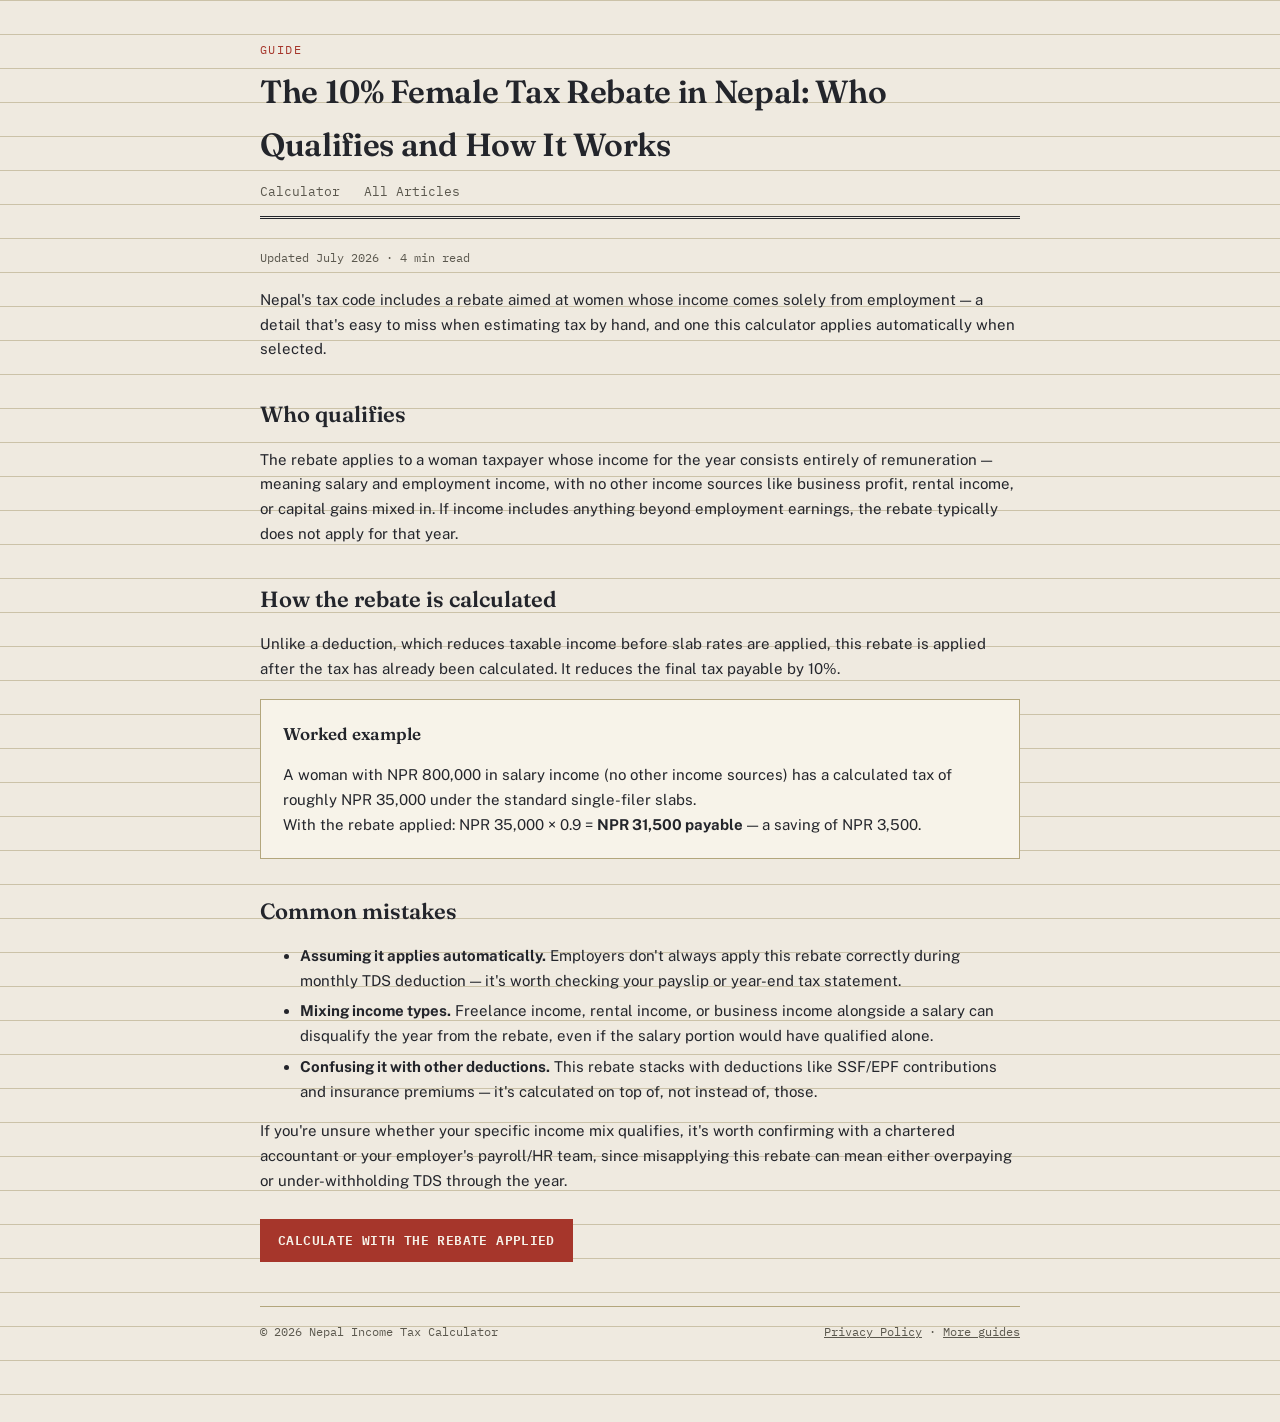
<file: articles/female-tax-rebate-nepal.html>
<!DOCTYPE html>
<html lang="en">
<head>
<meta charset="UTF-8">
<meta name="viewport" content="width=device-width, initial-scale=1.0">
<title>The 10% Female Tax Rebate in Nepal: Who Qualifies and How It Works</title>
<meta name="description" content="Eligibility rules for Nepal's 10% female income tax rebate, and a worked example of how it's applied to tax payable.">
<link rel="preconnect" href="https://fonts.googleapis.com">
<link href="https://fonts.googleapis.com/css2?family=Fraunces:opsz,wght@9..144,400;9..144,500;9..144,600&family=Public+Sans:wght@400;500;600&family=IBM+Plex+Mono:wght@400;500;600&display=swap" rel="stylesheet">
<link rel="stylesheet" href="../assets/style.css">
</head>
<body>
<div class="wrap">
  <header class="site">
    <div>
      <p class="eyebrow">Guide</p>
      <h1>The 10% Female Tax Rebate in Nepal: Who Qualifies and How It Works</h1>
    </div>
    <nav class="sitenav">
      <a href="../index.html">Calculator</a>
      <a href="index.html">All Articles</a>
    </nav>
  </header>
  <p class="meta">Updated July 2026 &middot; 4 min read</p>

  <p>Nepal's tax code includes a rebate aimed at women whose income comes solely from employment — a detail that's easy to miss when estimating tax by hand, and one this calculator applies automatically when selected.</p>

  <h2>Who qualifies</h2>
  <p>The rebate applies to a woman taxpayer whose income for the year consists entirely of remuneration — meaning salary and employment income, with no other income sources like business profit, rental income, or capital gains mixed in. If income includes anything beyond employment earnings, the rebate typically does not apply for that year.</p>

  <h2>How the rebate is calculated</h2>
  <p>Unlike a deduction, which reduces taxable income before slab rates are applied, this rebate is applied after the tax has already been calculated. It reduces the final tax payable by 10%.</p>

  <div class="card">
    <h3 style="margin-top:0;">Worked example</h3>
    <p style="margin-bottom:0;">
      A woman with NPR 800,000 in salary income (no other income sources) has a calculated tax of roughly NPR 35,000 under the standard single-filer slabs.<br>
      With the rebate applied: NPR 35,000 &times; 0.9 = <strong>NPR 31,500 payable</strong> &mdash; a saving of NPR 3,500.
    </p>
  </div>

  <h2>Common mistakes</h2>
  <ul>
    <li><strong>Assuming it applies automatically.</strong> Employers don't always apply this rebate correctly during monthly TDS deduction — it's worth checking your payslip or year-end tax statement.</li>
    <li><strong>Mixing income types.</strong> Freelance income, rental income, or business income alongside a salary can disqualify the year from the rebate, even if the salary portion would have qualified alone.</li>
    <li><strong>Confusing it with other deductions.</strong> This rebate stacks with deductions like SSF/EPF contributions and insurance premiums — it's calculated on top of, not instead of, those.</li>
  </ul>

  <p>If you're unsure whether your specific income mix qualifies, it's worth confirming with a chartered accountant or your employer's payroll/HR team, since misapplying this rebate can mean either overpaying or under-withholding TDS through the year.</p>

  <a class="cta" href="../index.html">Calculate with the rebate applied</a>

  <footer class="site">
    <span>&copy; 2026 Nepal Income Tax Calculator</span>
    <span><a href="../privacy.html">Privacy Policy</a> &middot; <a href="index.html">More guides</a></span>
  </footer>
</div>
</body>
</html>
</file>
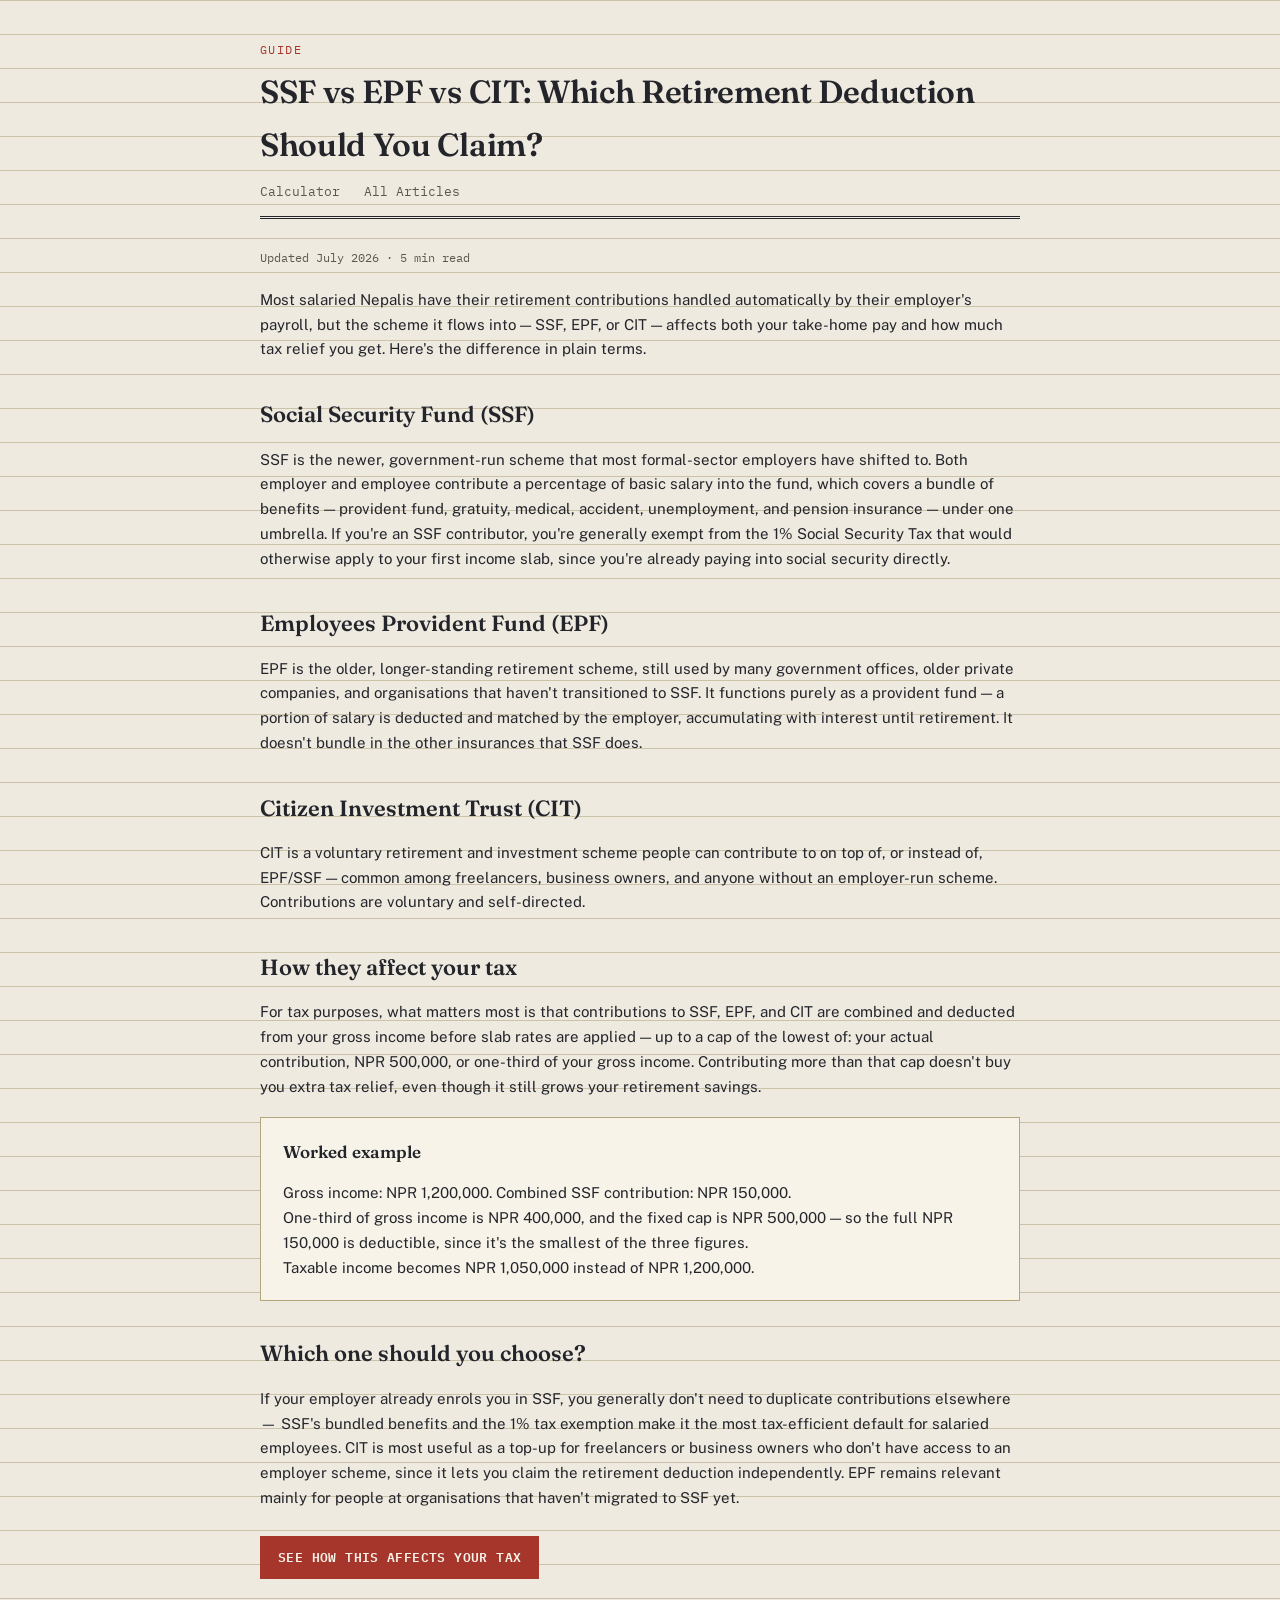
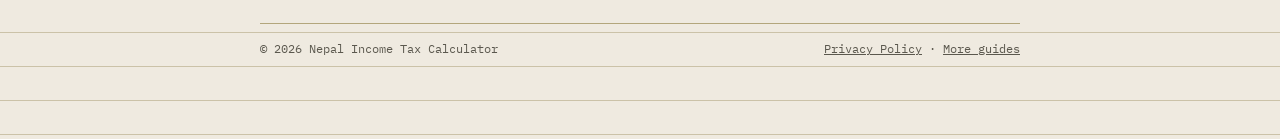
<file: articles/ssf-vs-epf-vs-cit.html>
<!DOCTYPE html>
<html lang="en">
<head>
<meta charset="UTF-8">
<meta name="viewport" content="width=device-width, initial-scale=1.0">
<title>SSF vs EPF vs CIT: Which Retirement Deduction Should You Claim?</title>
<meta name="description" content="How Nepal's Social Security Fund, Employees Provident Fund, and Citizen Investment Trust differ, and how each affects your taxable income.">
<link rel="preconnect" href="https://fonts.googleapis.com">
<link href="https://fonts.googleapis.com/css2?family=Fraunces:opsz,wght@9..144,400;9..144,500;9..144,600&family=Public+Sans:wght@400;500;600&family=IBM+Plex+Mono:wght@400;500;600&display=swap" rel="stylesheet">
<link rel="stylesheet" href="../assets/style.css">
</head>
<body>
<div class="wrap">
  <header class="site">
    <div>
      <p class="eyebrow">Guide</p>
      <h1>SSF vs EPF vs CIT: Which Retirement Deduction Should You Claim?</h1>
    </div>
    <nav class="sitenav">
      <a href="../index.html">Calculator</a>
      <a href="index.html">All Articles</a>
    </nav>
  </header>
  <p class="meta">Updated July 2026 &middot; 5 min read</p>

  <p>Most salaried Nepalis have their retirement contributions handled automatically by their employer's payroll, but the scheme it flows into — SSF, EPF, or CIT — affects both your take-home pay and how much tax relief you get. Here's the difference in plain terms.</p>

  <h2>Social Security Fund (SSF)</h2>
  <p>SSF is the newer, government-run scheme that most formal-sector employers have shifted to. Both employer and employee contribute a percentage of basic salary into the fund, which covers a bundle of benefits — provident fund, gratuity, medical, accident, unemployment, and pension insurance — under one umbrella. If you're an SSF contributor, you're generally exempt from the 1% Social Security Tax that would otherwise apply to your first income slab, since you're already paying into social security directly.</p>

  <h2>Employees Provident Fund (EPF)</h2>
  <p>EPF is the older, longer-standing retirement scheme, still used by many government offices, older private companies, and organisations that haven't transitioned to SSF. It functions purely as a provident fund — a portion of salary is deducted and matched by the employer, accumulating with interest until retirement. It doesn't bundle in the other insurances that SSF does.</p>

  <h2>Citizen Investment Trust (CIT)</h2>
  <p>CIT is a voluntary retirement and investment scheme people can contribute to on top of, or instead of, EPF/SSF — common among freelancers, business owners, and anyone without an employer-run scheme. Contributions are voluntary and self-directed.</p>

  <h2>How they affect your tax</h2>
  <p>For tax purposes, what matters most is that contributions to SSF, EPF, and CIT are combined and deducted from your gross income before slab rates are applied — up to a cap of the lowest of: your actual contribution, NPR 500,000, or one-third of your gross income. Contributing more than that cap doesn't buy you extra tax relief, even though it still grows your retirement savings.</p>

  <div class="card">
    <h3 style="margin-top:0;">Worked example</h3>
    <p style="margin-bottom:0;">
      Gross income: NPR 1,200,000. Combined SSF contribution: NPR 150,000.<br>
      One-third of gross income is NPR 400,000, and the fixed cap is NPR 500,000 — so the full NPR 150,000 is deductible, since it's the smallest of the three figures.<br>
      Taxable income becomes NPR 1,050,000 instead of NPR 1,200,000.
    </p>
  </div>

  <h2>Which one should you choose?</h2>
  <p>If your employer already enrols you in SSF, you generally don't need to duplicate contributions elsewhere — SSF's bundled benefits and the 1% tax exemption make it the most tax-efficient default for salaried employees. CIT is most useful as a top-up for freelancers or business owners who don't have access to an employer scheme, since it lets you claim the retirement deduction independently. EPF remains relevant mainly for people at organisations that haven't migrated to SSF yet.</p>

  <a class="cta" href="../index.html">See how this affects your tax</a>

  <footer class="site">
    <span>&copy; 2026 Nepal Income Tax Calculator</span>
    <span><a href="../privacy.html">Privacy Policy</a> &middot; <a href="index.html">More guides</a></span>
  </footer>
</div>
</body>
</html>
</file>
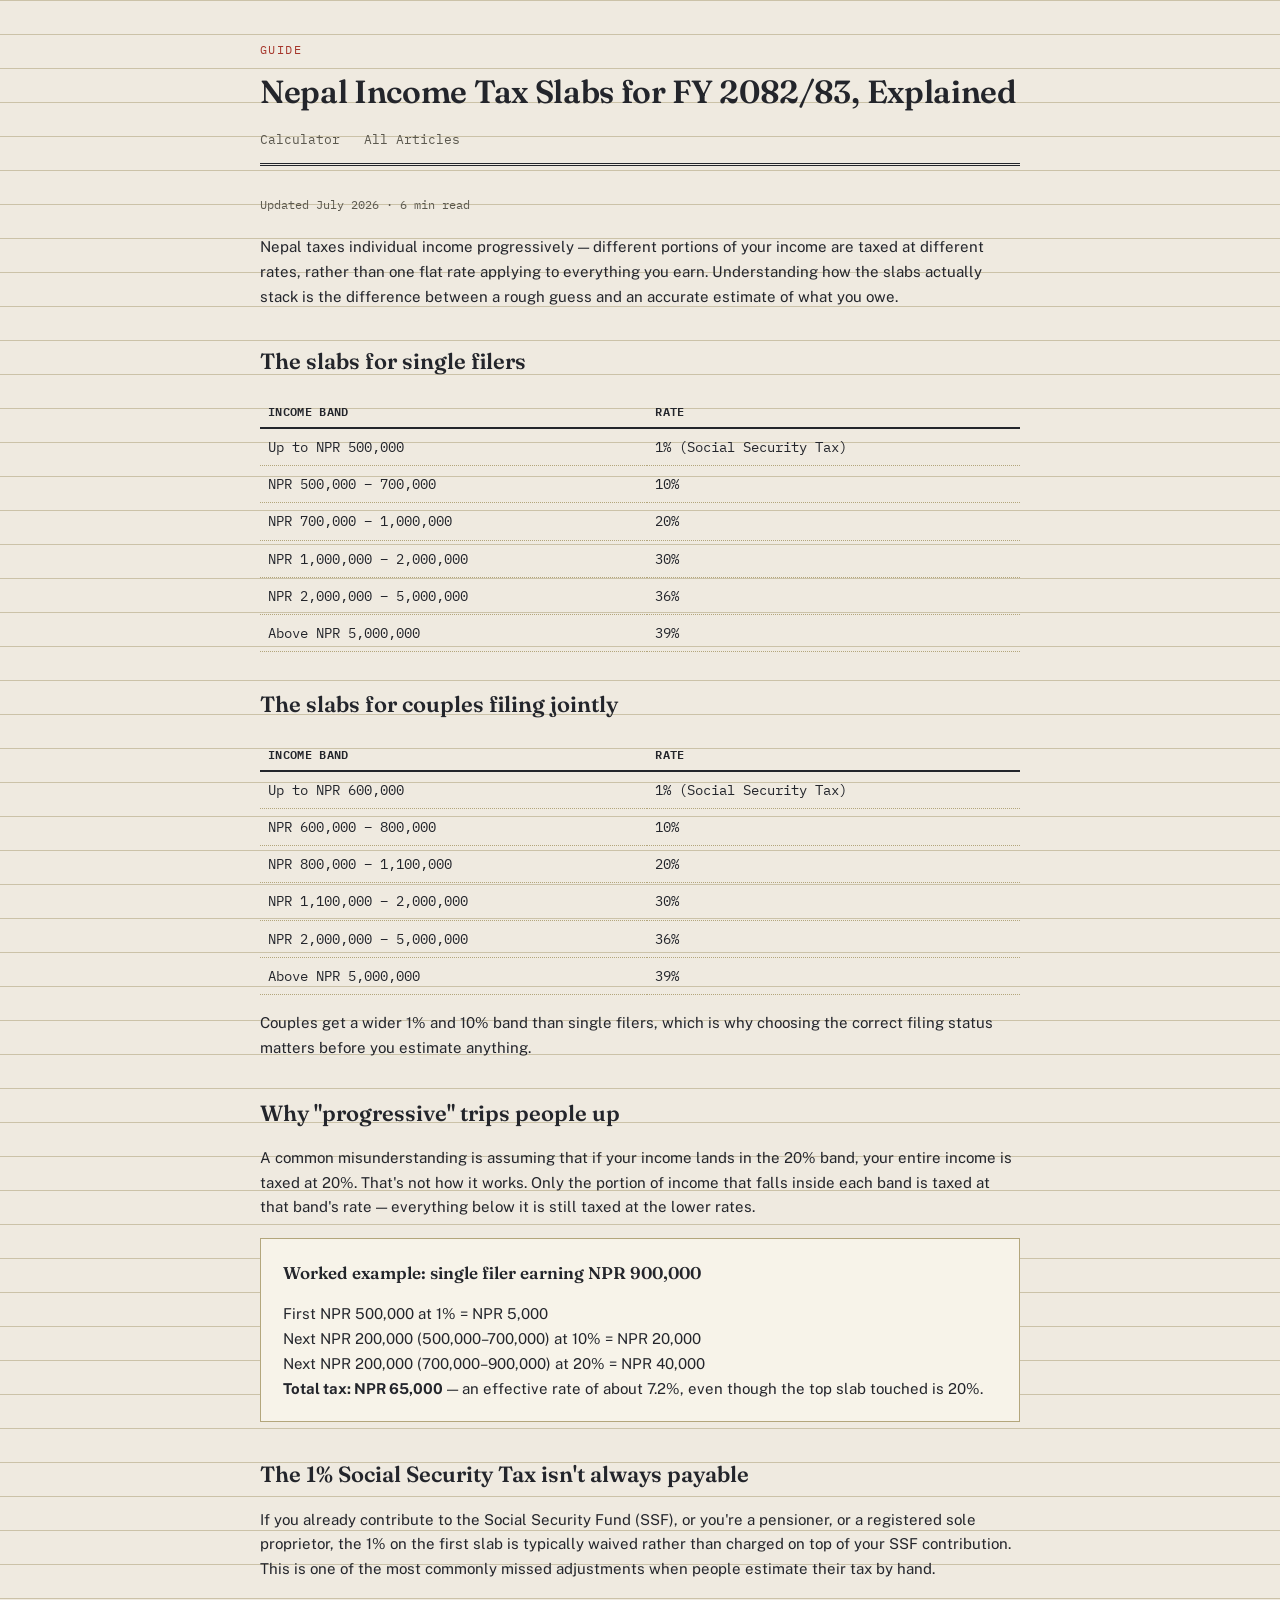
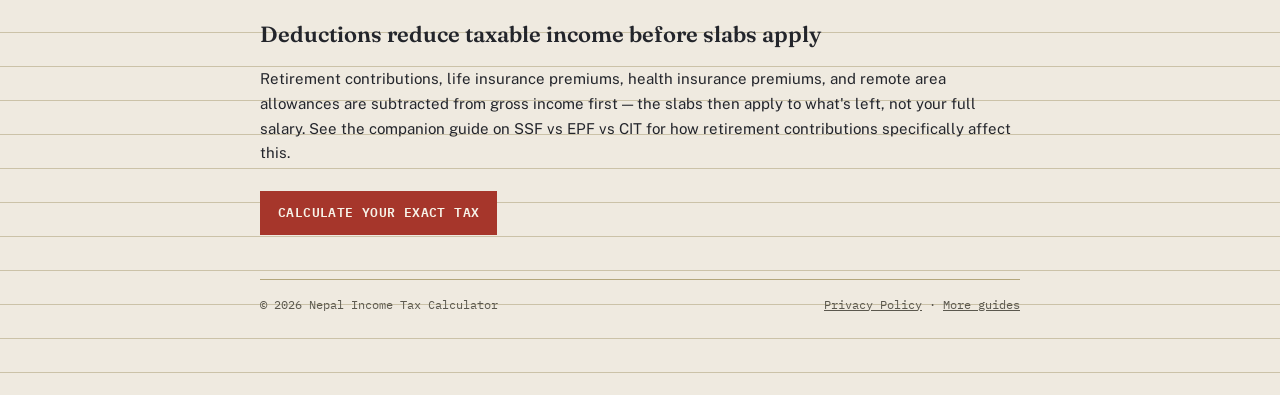
<file: articles/tax-slabs-fy-2082-83.html>
<!DOCTYPE html>
<html lang="en">
<head>
<meta charset="UTF-8">
<meta name="viewport" content="width=device-width, initial-scale=1.0">
<title>Nepal Income Tax Slabs for FY 2082/83, Explained</title>
<meta name="description" content="A full breakdown of Nepal's progressive income tax slabs for FY 2082/83 (2025-26), with worked examples for single filers and couples.">
<link rel="preconnect" href="https://fonts.googleapis.com">
<link href="https://fonts.googleapis.com/css2?family=Fraunces:opsz,wght@9..144,400;9..144,500;9..144,600&family=Public+Sans:wght@400;500;600&family=IBM+Plex+Mono:wght@400;500;600&display=swap" rel="stylesheet">
<link rel="stylesheet" href="../assets/style.css">
</head>
<body>
<div class="wrap">
  <header class="site">
    <div>
      <p class="eyebrow">Guide</p>
      <h1>Nepal Income Tax Slabs for FY 2082/83, Explained</h1>
    </div>
    <nav class="sitenav">
      <a href="../index.html">Calculator</a>
      <a href="index.html">All Articles</a>
    </nav>
  </header>
  <p class="meta">Updated July 2026 &middot; 6 min read</p>

  <p>Nepal taxes individual income progressively — different portions of your income are taxed at different rates, rather than one flat rate applying to everything you earn. Understanding how the slabs actually stack is the difference between a rough guess and an accurate estimate of what you owe.</p>

  <h2>The slabs for single filers</h2>
  <table>
    <thead><tr><th>Income band</th><th>Rate</th></tr></thead>
    <tbody>
      <tr><td>Up to NPR 500,000</td><td>1% (Social Security Tax)</td></tr>
      <tr><td>NPR 500,000 &ndash; 700,000</td><td>10%</td></tr>
      <tr><td>NPR 700,000 &ndash; 1,000,000</td><td>20%</td></tr>
      <tr><td>NPR 1,000,000 &ndash; 2,000,000</td><td>30%</td></tr>
      <tr><td>NPR 2,000,000 &ndash; 5,000,000</td><td>36%</td></tr>
      <tr><td>Above NPR 5,000,000</td><td>39%</td></tr>
    </tbody>
  </table>

  <h2>The slabs for couples filing jointly</h2>
  <table>
    <thead><tr><th>Income band</th><th>Rate</th></tr></thead>
    <tbody>
      <tr><td>Up to NPR 600,000</td><td>1% (Social Security Tax)</td></tr>
      <tr><td>NPR 600,000 &ndash; 800,000</td><td>10%</td></tr>
      <tr><td>NPR 800,000 &ndash; 1,100,000</td><td>20%</td></tr>
      <tr><td>NPR 1,100,000 &ndash; 2,000,000</td><td>30%</td></tr>
      <tr><td>NPR 2,000,000 &ndash; 5,000,000</td><td>36%</td></tr>
      <tr><td>Above NPR 5,000,000</td><td>39%</td></tr>
    </tbody>
  </table>

  <p>Couples get a wider 1% and 10% band than single filers, which is why choosing the correct filing status matters before you estimate anything.</p>

  <h2>Why "progressive" trips people up</h2>
  <p>A common misunderstanding is assuming that if your income lands in the 20% band, your entire income is taxed at 20%. That's not how it works. Only the portion of income that falls inside each band is taxed at that band's rate — everything below it is still taxed at the lower rates.</p>

  <div class="card">
    <h3 style="margin-top:0;">Worked example: single filer earning NPR 900,000</h3>
    <p style="margin-bottom:0;">
      First NPR 500,000 at 1% = NPR 5,000<br>
      Next NPR 200,000 (500,000&ndash;700,000) at 10% = NPR 20,000<br>
      Next NPR 200,000 (700,000&ndash;900,000) at 20% = NPR 40,000<br>
      <strong>Total tax: NPR 65,000</strong> &mdash; an effective rate of about 7.2%, even though the top slab touched is 20%.
    </p>
  </div>

  <h2>The 1% Social Security Tax isn't always payable</h2>
  <p>If you already contribute to the Social Security Fund (SSF), or you're a pensioner, or a registered sole proprietor, the 1% on the first slab is typically waived rather than charged on top of your SSF contribution. This is one of the most commonly missed adjustments when people estimate their tax by hand.</p>

  <h2>Deductions reduce taxable income before slabs apply</h2>
  <p>Retirement contributions, life insurance premiums, health insurance premiums, and remote area allowances are subtracted from gross income first — the slabs then apply to what's left, not your full salary. See the companion guide on SSF vs EPF vs CIT for how retirement contributions specifically affect this.</p>

  <a class="cta" href="../index.html">Calculate your exact tax</a>

  <footer class="site">
    <span>&copy; 2026 Nepal Income Tax Calculator</span>
    <span><a href="../privacy.html">Privacy Policy</a> &middot; <a href="index.html">More guides</a></span>
  </footer>
</div>
</body>
</html>
</file>
<file: assets/style.css>
:root{
  --paper:#EFEAE0;
  --paper-card:#F7F3E9;
  --ink:#23252B;
  --ink-soft:#5b584e;
  --rule:#CBC2A8;
  --rule-strong:#B3A67C;
  --crimson:#A6362B;
  --crimson-dark:#7C271F;
  --gold:#9C7A2E;
  --forest:#33513A;
}
*{box-sizing:border-box;}
html,body{margin:0;padding:0;}
body{
  background:var(--paper);
  background-image: linear-gradient(var(--rule) 1px, transparent 1px);
  background-size: 100% 34px;
  color:var(--ink);
  font-family:'Public Sans', sans-serif;
  line-height:1.65;
  padding: 40px 20px 80px;
}
.wrap{max-width:760px;margin:0 auto;}
.wrap.wide{max-width:1040px;}

header.site{
  display:flex; justify-content:space-between; align-items:flex-end; flex-wrap:wrap; gap:10px;
  border-bottom: 3px double var(--ink);
  padding-bottom: 14px; margin-bottom: 30px;
}
.eyebrow{
  font-family:'IBM Plex Mono', monospace; font-size:12px; letter-spacing:.12em;
  text-transform:uppercase; color:var(--crimson); margin:0 0 6px;
}
h1{ font-family:'Fraunces', serif; font-weight:600; font-size:32px; margin:0; letter-spacing:-0.01em; }
h2{ font-family:'Fraunces', serif; font-weight:600; font-size:22px; margin:34px 0 10px; }
h3{ font-family:'Fraunces', serif; font-weight:600; font-size:17px; margin:24px 0 8px; }
p{ font-size:15px; color:var(--ink); }
nav.sitenav{ font-family:'IBM Plex Mono', monospace; font-size:12.5px; }
nav.sitenav a{ color:var(--ink-soft); text-decoration:none; margin-left:16px; }
nav.sitenav a:first-child{ margin-left:0; }
nav.sitenav a:hover{ color:var(--crimson); }

a{ color:var(--crimson-dark); }
ul,ol{ font-size:15px; }
li{ margin-bottom:6px; }

.card{
  background:var(--paper-card); border:1px solid var(--rule-strong);
  padding:20px 22px; margin:18px 0;
}
table{ width:100%; border-collapse:collapse; margin:16px 0; font-size:13.5px; }
th{
  text-align:left; font-family:'IBM Plex Mono', monospace; font-weight:600;
  border-bottom:2px solid var(--ink); padding:6px 8px; font-size:11.5px;
  text-transform:uppercase; letter-spacing:.03em;
}
td{ padding:7px 8px; border-bottom:1px dotted var(--rule-strong); font-family:'IBM Plex Mono', monospace; }

.cta{
  display:inline-block; margin-top:10px; padding:11px 18px;
  background:var(--crimson); color:#F7F3E9 !important; text-decoration:none;
  font-family:'IBM Plex Mono', monospace; font-size:13px; font-weight:600;
  letter-spacing:.03em; text-transform:uppercase;
}
.cta:hover{ background:var(--crimson-dark); }

.meta{ font-family:'IBM Plex Mono', monospace; font-size:11.5px; color:var(--ink-soft); margin-bottom:20px; }

footer.site{
  margin-top:44px; padding-top:16px; border-top:1px solid var(--rule-strong);
  font-size:11.5px; color:var(--ink-soft); font-family:'IBM Plex Mono', monospace;
  display:flex; justify-content:space-between; flex-wrap:wrap; gap:10px;
}
footer.site a{ color:var(--ink-soft); }

.article-list{ list-style:none; padding:0; margin:0; }
.article-list li{
  padding:14px 0; border-bottom:1px dotted var(--rule-strong); margin:0;
}
.article-list a{ font-family:'Fraunces', serif; font-size:17px; font-weight:600; text-decoration:none; color:var(--ink); }
.article-list a:hover{ color:var(--crimson); }
.article-list .desc{ font-size:13.5px; color:var(--ink-soft); margin-top:3px; }
</file>
